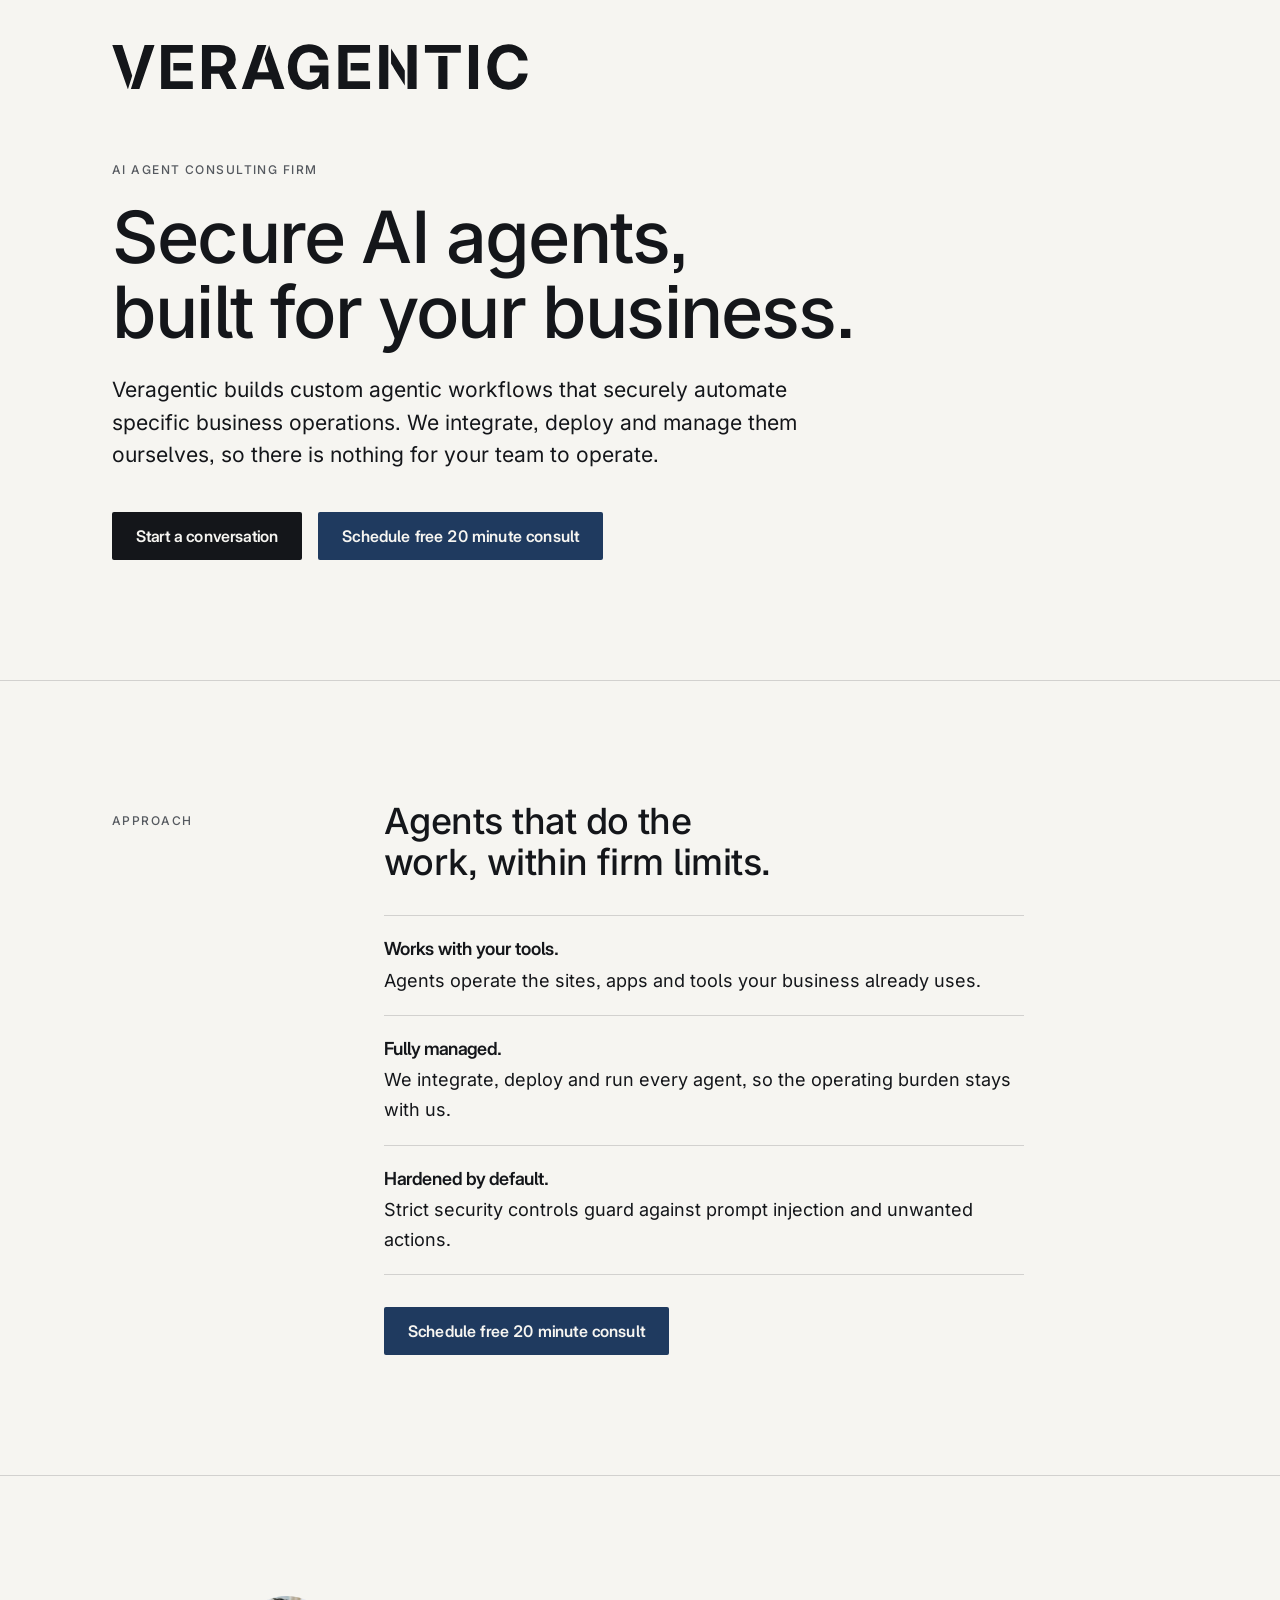
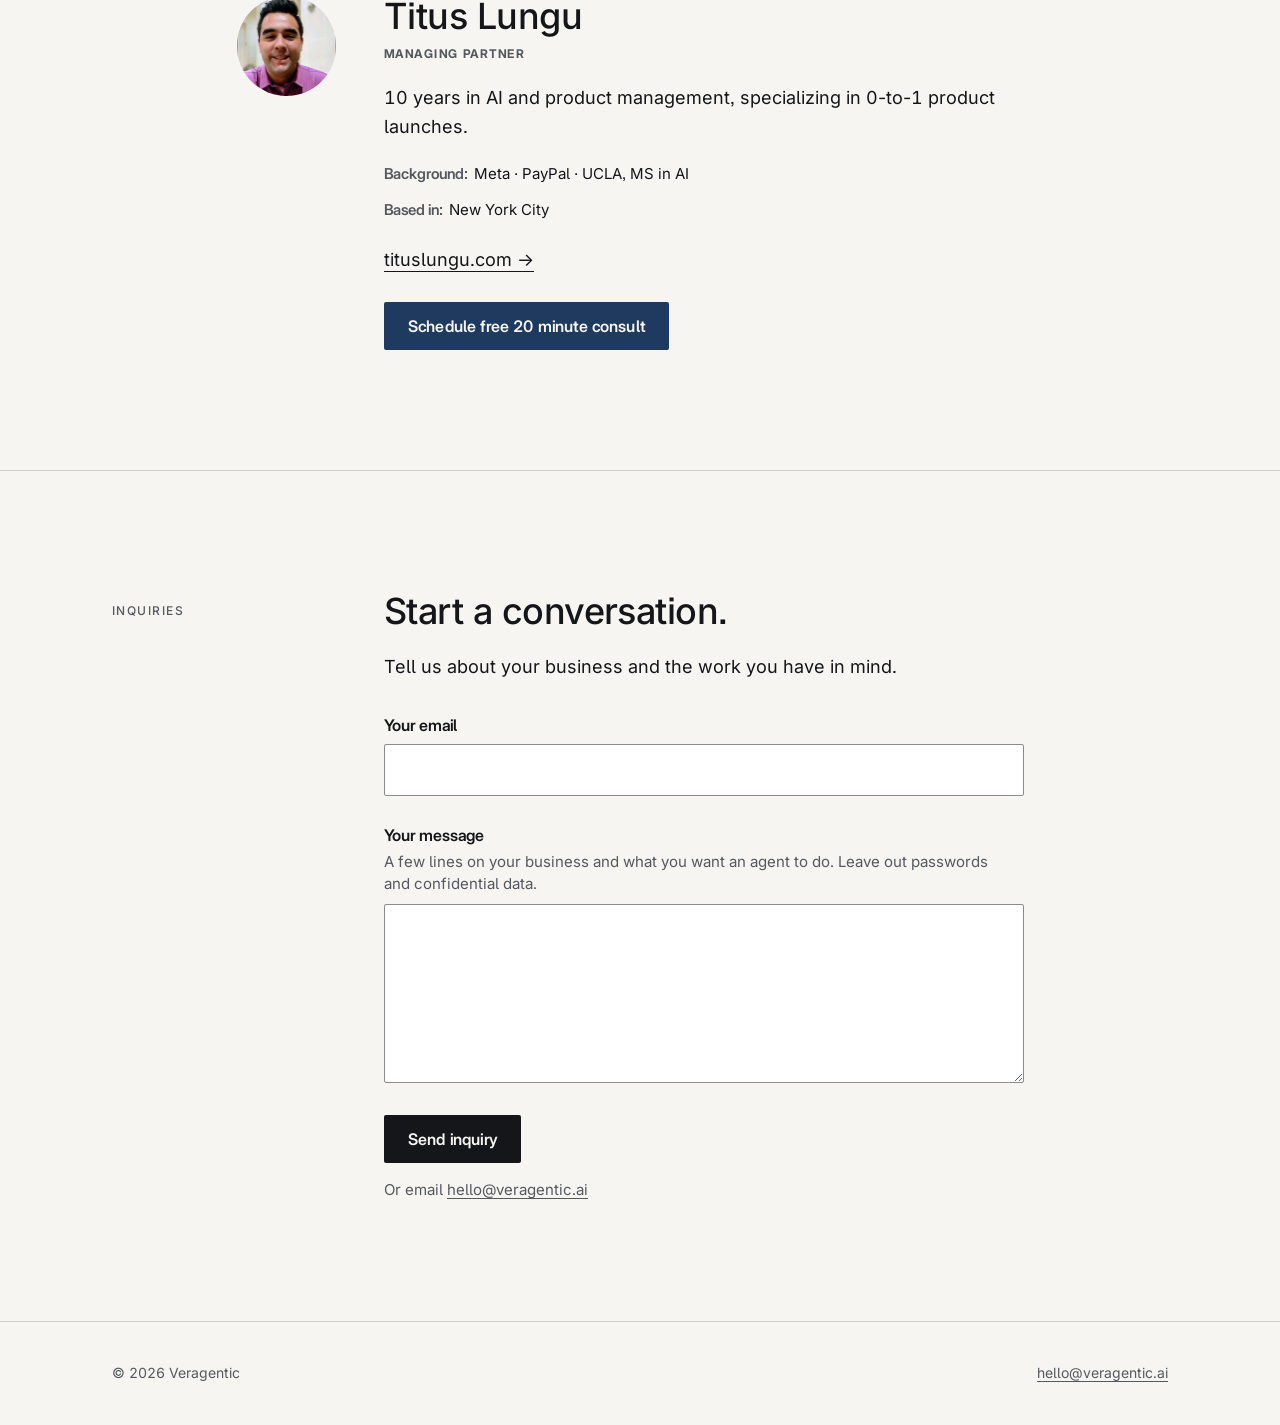
<file: index.html>
<!doctype html>
<html lang="en" class="no-js">
<head>
<meta charset="utf-8">
<meta name="viewport" content="width=device-width, initial-scale=1">
<meta http-equiv="Content-Security-Policy" content="default-src 'none'; base-uri 'none'; object-src 'none'; script-src 'self' https://www.googletagmanager.com https://assets.calendly.com; style-src 'self' https://assets.calendly.com; frame-src https://calendly.com; font-src 'self'; img-src 'self' data: https://*.google-analytics.com https://*.googletagmanager.com https://assets.calendly.com; connect-src 'self' https://api.web3forms.com https://*.google-analytics.com https://*.analytics.google.com https://*.googletagmanager.com; form-action 'self' https://api.web3forms.com mailto:; manifest-src 'self'">
<title>Veragentic | Secure AI agents, built for your business</title>
<meta name="description" content="Veragentic builds custom agentic workflows that securely automate specific business operations, then integrates, deploys and manages them, so your team has nothing to operate.">
<link rel="canonical" href="https://veragentic.ai/">
<meta name="theme-color" content="#F6F5F1">
<meta name="color-scheme" content="light">
<meta name="referrer" content="strict-origin-when-cross-origin">
<link rel="icon" href="/favicon.ico" sizes="32x32">
<link rel="icon" href="/favicon.svg" type="image/svg+xml">
<link rel="icon" href="/icon-192.png" sizes="192x192" type="image/png">
<link rel="apple-touch-icon" href="/apple-touch-icon.png">
<link rel="preload" href="/assets/fonts/VeragenticGrotesk-Regular.woff2" as="font" type="font/woff2" crossorigin>
<link rel="preload" href="/assets/fonts/VeragenticGrotesk-Medium.woff2" as="font" type="font/woff2" crossorigin>
<link rel="stylesheet" href="/assets/css/site.css">
<script src="/assets/js/config.js" defer></script>
<script src="/assets/js/main.js" defer></script>
<meta property="og:type" content="website">
<meta property="og:site_name" content="Veragentic">
<meta property="og:title" content="Veragentic | Secure AI agents, built for your business">
<meta property="og:description" content="Veragentic builds custom agentic workflows that securely automate specific business operations, then integrates, deploys and manages them, so your team has nothing to operate.">
<meta property="og:url" content="https://veragentic.ai/">
<meta property="og:locale" content="en_US">
<meta property="og:image" content="https://veragentic.ai/assets/img/og.png">
<meta property="og:image:width" content="1200">
<meta property="og:image:height" content="630">
<meta property="og:image:alt" content="Veragentic: Secure AI agents, built for your business.">
<meta name="twitter:card" content="summary_large_image">
<meta name="twitter:title" content="Veragentic | Secure AI agents, built for your business">
<meta name="twitter:description" content="Veragentic builds custom agentic workflows that securely automate specific business operations, then integrates, deploys and manages them, so your team has nothing to operate.">
<meta name="twitter:image" content="https://veragentic.ai/assets/img/og.png">
<meta name="twitter:image:alt" content="Veragentic: Secure AI agents, built for your business.">
<script type="application/ld+json">{
  "@context": "https://schema.org",
  "@type": "WebSite",
  "name": "Veragentic",
  "alternateName": "Veragentic AI",
  "url": "https://veragentic.ai/"
}</script>
<script type="application/ld+json">{
  "@context": "https://schema.org",
  "@type": "Organization",
  "name": "Veragentic",
  "url": "https://veragentic.ai/",
  "email": "hello@veragentic.ai",
  "logo": "https://veragentic.ai/icon-512.png",
  "description": "Veragentic builds custom agentic workflows that securely automate specific business operations, then integrates, deploys and manages them, so your team has nothing to operate.",
  "founder": {
    "@type": "Person",
    "name": "Titus Lungu",
    "jobTitle": "Managing Partner",
    "url": "https://tituslungu.com"
  }
}</script>
</head>
<body>
<a class="skip-link" href="#main">Skip to content</a>

<header class="site-header">
  <div class="wrap">
    <a href="/" class="wordmark" aria-label="Veragentic, home"><svg viewBox="1 -32 14046 1554" aria-hidden="true" focusable="false"><path fill="currentColor" d="M1101 0 637.6 1490H924.2L1436.2 0ZM531.8 1490H540.8L681.8 1036.6L348.1 0H8.8Z M2728.1 1490V1226H1967.1V264H2728.1V0H1659.1V1490ZM2071.3 866H2671.1V609H2071.3Z M3037.2 1490H3345.2V969H3615.2Q3616.7 969 3618.2 969L3882.2 1490H4212.2L3912.5 910.6Q3912.6 910.5 3912.7 910.5Q4039.2 852 4109.2 744Q4179.2 636 4179.2 489Q4179.2 338 4112.7 228.5Q4046.2 119 3923.7 59.5Q3801.2 0 3633.2 0H3037.2ZM3345.2 722V256H3614.2Q3696.2 256 3755.2 285Q3814.2 314 3846.2 365.5Q3878.2 417 3878.2 489Q3878.2 559 3846.2 611.5Q3814.2 664 3755.2 693Q3696.2 722 3615.2 722H3345.2Z M5378.2 1165 5483.1 1490H5824.4L5305.4 11.3L5153.1 467.6L5298.8 919H4905L5211.8 0H4905.1L4382.1 1490H4714.4L4822.9 1165Z M6617.3 1514Q6737.3 1514 6835.8 1478Q6934.3 1442 7005.3 1376Q7048.2 1336.2 7079.2 1287.1L7107.3 1490H7308.3V698H6681.3V932H7009.1Q7005.9 1022.5 6964.3 1090Q6919.3 1163 6839.3 1202.5Q6759.3 1242 6655.3 1242Q6528.3 1242 6437.3 1181.5Q6346.3 1121 6297.3 1010Q6248.3 899 6248.3 746Q6248.3 592 6296.8 480.5Q6345.3 369 6435.8 308.5Q6526.3 248 6651.3 248Q6718.3 248 6773.8 265.5Q6829.3 283 6872.8 316Q6916.3 349 6944.8 395.5Q6973.3 442 6985.3 499H7297.3Q7283.3 382 7227.3 286Q7171.3 190 7083.8 120.5Q6996.3 51 6883.3 13.5Q6770.3 -24 6642.3 -24Q6442.3 -24 6282.3 69Q6122.3 162 6030.3 335Q5938.3 508 5938.3 746Q5938.3 976 6027.8 1149Q6117.3 1322 6271.3 1418Q6425.3 1514 6617.3 1514Z M8714.4 1490V1226H7953.4V264H8714.4V0H7645.4V1490ZM8057.6 866H8657.4V609H8057.6Z M9331.2 0H9023.5V1490H9331.2ZM10286.5 0H9979.5V1490H10286.5ZM9423.6 626.2Q9442.4 658.5 9459.5 687.5Q9500.5 757 9527.5 800L9887.1 1371.7V864Q9884.8 860 9882.5 856Q9848.5 797 9826.5 762L9423.6 121.1Z M11019.6 374.8V1490H11327.6V374.8ZM11778.6 264V0H10567.6V264H11778.6Z M12361.6 0H12053.6V1490H12361.6Z M13382.7 1514Q13513.7 1514 13625.2 1475.5Q13736.7 1437 13823.7 1365Q13910.7 1293 13965.7 1192Q14020.7 1091 14038.7 967H13728.7Q13713.7 1032 13683.7 1083Q13653.7 1134 13609.7 1170Q13565.7 1206 13509.7 1224Q13453.7 1242 13386.7 1242Q13259.7 1242 13169.7 1181Q13079.7 1120 13032.2 1009Q12984.7 898 12984.7 746Q12984.7 593 13032.7 481.5Q13080.7 370 13170.2 309Q13259.7 248 13386.7 248Q13453.7 248 13510.2 266.5Q13566.7 285 13610.7 320.5Q13654.7 356 13684.7 407.5Q13714.7 459 13727.7 525H14038.7Q14020.7 400 13965.7 299Q13910.7 198 13824.2 126Q13737.7 54 13625.7 15Q13513.7 -24 13382.7 -24Q13178.7 -24 13018.2 69Q12857.7 162 12766.2 335Q12674.7 508 12674.7 746Q12674.7 982 12766.2 1154.5Q12857.7 1327 13018.2 1420.5Q13178.7 1514 13382.7 1514Z"/></svg></a>
  </div>
</header>

<main id="main">
  <section class="hero" aria-labelledby="hero-title">
    <div class="wrap">
      <p class="label">AI agent consulting firm</p>
      <h1 id="hero-title">Secure AI agents,<br> built for your business.</h1>
      <p class="lead">Veragentic builds custom agentic workflows that securely automate specific business operations. We integrate, deploy and manage them ourselves, so there is nothing for your team to operate.</p>
      <div class="actions">
        <a href="#inquiry" class="button" data-cta="hero">Start a conversation</a>
        <a href="https://calendly.com/veragentic/consult" class="button button-accent" data-calendly="hero" target="_blank" rel="noopener">Schedule free 20 minute consult</a>
      </div>
    </div>
  </section>

  <section class="section" id="approach" aria-labelledby="approach-title">
    <div class="wrap">
      <p class="label">Approach</p>
      <div class="content">
        <h2 id="approach-title">Agents that do the work, within firm limits.</h2>
        <ul class="principles" role="list">
          <li><strong>Works with your tools.</strong> Agents operate the sites, apps and tools your business already uses.</li>
          <li><strong>Fully managed.</strong> We integrate, deploy and run every agent, so the operating burden stays with us.</li>
          <li><strong>Hardened by default.</strong> Strict security controls guard against prompt injection and unwanted actions.</li>
        </ul>
        <a href="https://calendly.com/veragentic/consult" class="button button-accent section-cta" data-calendly="approach" target="_blank" rel="noopener">Schedule free 20 minute consult</a>
      </div>
    </div>
  </section>

  <section class="section founder" id="founder" aria-labelledby="founder-title">
    <div class="wrap">
      <img class="founder-photo" src="/assets/img/titus-lungu.jpg" width="200" height="200" alt="Titus Lungu" loading="lazy" decoding="async">
      <div class="content">
        <h2 id="founder-title">Titus Lungu</h2>
        <p class="label role">Managing Partner</p>
        <p class="bio">10 years in AI and product management, specializing in 0-to-1 product launches.</p>
        <dl class="facts">
          <div><dt>Background:</dt><dd>Meta · PayPal · UCLA, MS in AI</dd></div>
          <div><dt>Based in:</dt><dd>New York City</dd></div>
        </dl>
        <a class="text-link founder-link" href="https://tituslungu.com" rel="noopener">tituslungu.com<span aria-hidden="true">&nbsp;→</span></a>
        <a href="https://calendly.com/veragentic/consult" class="button button-accent founder-cta" data-calendly="founder" target="_blank" rel="noopener">Schedule free 20 minute consult</a>
      </div>
    </div>
  </section>

  <section class="section" id="inquiry" aria-labelledby="inquiry-title">
    <div class="wrap">
      <p class="label">Inquiries</p>
      <div class="content">
        <h2 id="inquiry-title" tabindex="-1">Start a conversation.</h2>
        <p class="intro">Tell us about your business and the work you have in mind.</p>
        <div class="form-area">
          <form id="inquiry-form" novalidate>
            <div id="error-summary" class="error-summary" tabindex="-1" hidden>
              <h3>There is a problem</h3>
              <ul></ul>
            </div>
            <div class="field">
              <label for="email">Your email</label>
              <p id="email-error" class="error" hidden><span class="visually-hidden">Error: </span><span></span></p>
              <input id="email" type="email" name="email" autocomplete="email" inputmode="email" spellcheck="false" autocapitalize="off" required aria-describedby="email-error">
            </div>
            <div class="field">
              <label for="message">Your message</label>
              <p id="message-hint" class="hint">A few lines on your business and what you want an agent to do. Leave out passwords and confidential data.</p>
              <p id="message-error" class="error" hidden><span class="visually-hidden">Error: </span><span></span></p>
              <textarea id="message" name="message" rows="6" required aria-describedby="message-hint message-error"></textarea>
            </div>
            <p id="form-failure" class="form-failure" role="alert" hidden>Your message could not be sent. Email <a href="mailto:hello@veragentic.ai">hello@veragentic.ai</a> directly, or try again.</p>
            <button type="submit" class="button">Send inquiry</button>
            <p class="form-alt">Or email <a href="mailto:hello@veragentic.ai">hello@veragentic.ai</a></p>
          </form>
          <noscript><p class="form-alt">This form needs JavaScript. Email <a href="mailto:hello@veragentic.ai">hello@veragentic.ai</a>.</p></noscript>
        </div>
      </div>
    </div>
  </section>
</main>

<footer class="site-footer">
  <div class="wrap">
    <p><span>© 2026 Veragentic</span><a href="mailto:hello@veragentic.ai">hello@veragentic.ai</a></p>
  </div>
</footer>
</body>
</html>
</file>
<file: assets/css/site.css>
/* Veragentic: site styles. */

/* Veragentic Grotesk (Inter fork, OFL; see /assets/fonts/OFL.txt). Latin web subset: tabular digits, proportional spaces and punctuation. */
@font-face { font-family: "Veragentic Grotesk"; src: url("/assets/fonts/VeragenticGrotesk-Regular.woff2") format("woff2"); font-weight: 400; font-style: normal; font-display: swap; }
@font-face { font-family: "Veragentic Grotesk"; src: url("/assets/fonts/VeragenticGrotesk-Medium.woff2") format("woff2"); font-weight: 500; font-style: normal; font-display: swap; }
@font-face { font-family: "Veragentic Grotesk"; src: url("/assets/fonts/VeragenticGrotesk-SemiBold.woff2") format("woff2"); font-weight: 600; font-style: normal; font-display: swap; }
@font-face { font-family: "Veragentic Grotesk"; src: url("/assets/fonts/VeragenticGrotesk-Bold.woff2") format("woff2"); font-weight: 700; font-style: normal; font-display: swap; }

:root {
  color-scheme: light;
  --paper: #F6F5F1;
  --white: #FFFFFF;
  --ink: #14161A;
  --graphite: #55595F;
  --hairline: #D2D1CF; /* Ink at ~16% over Paper */
  --field-border: #8A8C90;
  --navy: #1F3A5F;
  --error: #9B2C2C;
  --sans: "Veragentic Grotesk", system-ui, -apple-system, "Segoe UI", Roboto, "Helvetica Neue", Arial, sans-serif;
  --serif: var(--sans); /* all type is sans serif for now */
  --mono: var(--sans);
  --h2: clamp(1.75rem, 1.4rem + 1.5vw, 2.25rem);
}

*, *::before, *::after { box-sizing: border-box; }

html {
  -webkit-text-size-adjust: 100%;
  text-size-adjust: 100%;
}
@media (prefers-reduced-motion: no-preference) {
  html { scroll-behavior: smooth; }
}

body {
  margin: 0;
  background: var(--paper);
  color: var(--ink);
  font-family: var(--sans);
  font-size: 1.125rem;
  line-height: 1.65;
  -webkit-font-smoothing: antialiased;
  text-rendering: optimizeLegibility;
}

::selection { background: var(--navy); color: var(--paper); }

h1, h2, h3, p, ul, dl, dd { margin: 0; }
h1, h2, h3 { font-family: var(--sans); font-weight: 500; }

a { color: inherit; }
a, button, input, textarea { transition: background-color .15s, color .15s, border-color .15s; }

:focus-visible { outline: 2px solid #1F3A5F; outline-offset: 3px; }
[tabindex="-1"]:focus:not(:focus-visible) { outline: none; }

[id] { scroll-margin-top: 1.5rem; }

[hidden] { display: none !important; }

.visually-hidden {
  position: absolute !important;
  width: 1px; height: 1px;
  margin: -1px; padding: 0; border: 0;
  overflow: hidden;
  clip: rect(0 0 0 0);
  clip-path: inset(50%);
  white-space: nowrap;
}

.wrap {
  max-width: 72rem;
  margin-inline: auto;
  padding-inline: clamp(1.25rem, 5vw, 3rem);
}

/* 0 · Skip link */
.skip-link {
  position: absolute;
  top: 1rem; left: 1rem;
  z-index: 10;
  padding: .75rem 1rem;
  background: var(--ink);
  color: var(--paper);
  font-weight: 600;
  text-decoration: none;
}
.skip-link:not(:focus) {
  clip-path: inset(50%);
  width: 1px; height: 1px; padding: 0; overflow: hidden; white-space: nowrap;
}

/* 1 · Header */
.site-header .wrap {
  display: flex;
  justify-content: space-between;
  align-items: center;
  gap: 1rem;
  padding-top: clamp(1.75rem, 4vw, 2.75rem);
}

/* Wordmark: SVG with the letter breaks; scales with the viewport so it never wraps. */
.wordmark {
  display: block;
  width: min(26rem, 100%);
  color: var(--ink);
  text-decoration: none;
}
.wordmark svg { display: block; width: 100%; height: auto; }
.wordmark:hover { color: var(--navy); }

.text-link {
  text-decoration: underline 1px;
  text-underline-offset: .25em;
  color: var(--ink);
}
.text-link:hover { color: var(--navy); }


/* Shared: mono label */
.label {
  font-family: var(--mono);
  font-size: .75rem;
  font-weight: 500;
  line-height: 1.4;
  letter-spacing: .12em;
  text-transform: uppercase;
  color: var(--graphite);
}

/* Shared: primary button */
.button {
  display: inline-flex;
  align-items: center;
  justify-content: center;
  min-height: 48px;
  padding: .9rem 1.5rem;
  border: 0;
  border-radius: 2px;
  background: var(--ink);
  color: var(--paper);
  font-family: var(--sans);
  font-size: 1rem;
  font-weight: 600;
  line-height: 1;
  letter-spacing: .01em;
  text-decoration: none;
  cursor: pointer;
}
.button:hover, .button:active { background: var(--navy); }
.button[aria-disabled="true"] { cursor: progress; background: var(--navy); }
.button-accent { background: var(--navy); }
.button-accent:hover, .button-accent:active { background: var(--ink); }
.actions { display: flex; flex-wrap: wrap; gap: .75rem 1rem; }
@media (max-width: 599.98px) {
  .button { width: 100%; }
}

/* 2 · Hero */
.hero {
  padding-top: clamp(3rem, 6vw, 4.5rem);
  padding-bottom: clamp(4rem, 10vw, 7.5rem);
}
.hero h1 {
  margin-top: 1.25rem;
  max-width: none;
  font-size: clamp(2.5rem, 1.6rem + 4vw, 4.5rem);
  line-height: 1.05;
  letter-spacing: -0.025em;
  text-wrap: balance;
}
.lead {
  margin-top: 1.5rem;
  max-width: 34em;
  font-size: clamp(1.125rem, 1rem + .5vw, 1.3125rem);
  line-height: 1.55;
}
.hero .actions { margin-top: 2.5rem; }

/* Sections after the hero */
.section {
  border-top: 1px solid var(--hairline);
  padding-block: clamp(4rem, 10vw, 7.5rem);
}
.section > .wrap > .label { margin-bottom: 1rem; }
.section h2 {
  font-size: var(--h2);
  line-height: 1.15;
  letter-spacing: -0.015em;
  text-wrap: balance;
}
.content { max-width: 40rem; }
.content p { max-width: 62ch; }

@media (min-width: 900px) {
  .section > .wrap {
    display: grid;
    grid-template-columns: 14rem 1fr;
    column-gap: 3rem;
    align-items: start;
  }
  /* Align the label's first line with the H2's first line (H2 2.25rem × 1.15). */
  .section > .wrap > .label {
    margin-bottom: 0;
    padding-top: calc((2.25rem * 1.15 - .75rem * 1.4) / 2);
  }
  .section > .wrap > .content { grid-column: 2; }
}

/* 3 · Approach */
.principles { margin-top: 2rem; list-style: none; padding: 0; }
.principles li {
  border-top: 1px solid var(--hairline);
  padding-block: 1.25rem;
}
.principles li:last-child { border-bottom: 1px solid var(--hairline); }
.principles strong {
  display: block;
  font-size: 1.125rem;
  font-weight: 600;
  line-height: 1.4;
  margin-bottom: .25rem;
}

/* 4 · Founder */
/* Photo: 1.5x the height of the name + role line block (h2 line box + role margin + role line box). */
.founder-photo {
  display: block;
  width: calc(1.5 * (var(--h2) * 1.15 + .5rem + .75rem * 1.4));
  height: auto;
  aspect-ratio: 1;
  border-radius: 50%;
  object-fit: cover;
  margin-bottom: 1.5rem;
}
@media (min-width: 900px) {
  .founder .wrap > .founder-photo { grid-column: 1; grid-row: 1; justify-self: end; margin-bottom: 0; }
  .founder .wrap > .content { grid-row: 1; }
}
.role { margin-top: .5rem; font-weight: 700; }
.founder .bio { margin-top: 1.25rem; }
.facts {
  margin-top: 1.25rem;
  font-size: .9375rem;
  line-height: 1.6;
}
.facts div { display: flex; gap: .4em; }
.facts div + div { margin-top: .8em; } /* half a line of extra space between rows */
.facts dt { color: var(--graphite); font-weight: 600; }
.facts dd { color: var(--ink); }
.founder-link {
  display: inline-flex;
  align-items: center;
  min-height: 44px;
  margin-top: 1rem;
}
.section-cta { margin-top: 2rem; }
.founder-cta { display: flex; width: fit-content; margin-top: 1.25rem; }
@media (max-width: 599.98px) { .founder-cta { width: 100%; } }

/* 5 · Inquiry */
#inquiry-title:focus { outline-offset: 6px; }
.intro { margin-top: 1.25rem; }
.form-area { margin-top: 2rem; }

.field + .field { margin-top: 1.75rem; }
.field label {
  display: block;
  font-size: 1rem;
  font-weight: 600;
  line-height: 1.4;
}
.hint {
  margin-top: .25rem;
  font-size: .9375rem;
  line-height: 1.5;
  color: var(--graphite);
}
.error {
  margin-top: .25rem;
  font-size: .9375rem;
  font-weight: 600;
  line-height: 1.5;
  color: var(--error);
}
.field input,
.field textarea {
  display: block;
  width: 100%;
  margin-top: .5rem;
  padding: .75rem .875rem;
  background: var(--white);
  color: var(--ink);
  border: 1px solid var(--field-border);
  border-radius: 2px;
  font-family: var(--sans);
  font-size: 1.0625rem;
  line-height: 1.5;
}
.field input { min-height: 52px; }
.field textarea { min-height: 10rem; resize: vertical; }
.field input:hover,
.field textarea:hover { border-color: var(--ink); }
.field [aria-invalid="true"] {
  border: 2px solid var(--error);
  padding: calc(.75rem - 1px) calc(.875rem - 1px);
}

.error-summary,
.form-failure {
  border-left: 2px solid var(--error);
  padding: 1rem 1.25rem;
  background: var(--white);
}
.error-summary { margin-bottom: 2rem; }
.error-summary h3 {
  font-family: var(--sans);
  font-size: 1rem;
  font-weight: 600;
  line-height: 1.4;
  color: var(--error);
}
.error-summary ul { margin: .5rem 0 0; padding-left: 1.25rem; }
.error-summary li { font-size: .9375rem; line-height: 1.5; }
.error-summary a { color: var(--error); font-weight: 600; }
.form-failure {
  margin-top: 1.75rem;
  font-size: .9375rem;
  line-height: 1.5;
}
.form-failure a { color: var(--ink); }

#inquiry-form .button { margin-top: 2rem; }
.form-alt {
  margin-top: 1rem;
  font-size: .9375rem;
  line-height: 1.5;
  color: var(--graphite);
}
.form-alt a { color: var(--graphite); text-underline-offset: .2em; }
.form-alt a:hover { color: var(--navy); }
.no-js #inquiry-form { display: none; }

.form-success {
  border-left: 2px solid var(--navy);
  padding-left: 1.25rem;
}
.form-success h3 {
  font-size: 1.5rem;
  line-height: 1.2;
}
.form-success p { margin-top: .5rem; }

/* 6 · Footer */
.site-footer {
  border-top: 1px solid var(--hairline);
  padding-block: 2.5rem;
  font-size: .875rem;
  line-height: 1.6;
  color: var(--graphite);
}
.site-footer p { display: flex; flex-wrap: wrap; justify-content: space-between; column-gap: 1.5em; }
.site-footer a { color: var(--graphite); text-underline-offset: .2em; }
.site-footer a:hover { color: var(--ink); }
.site-footer p > * { white-space: nowrap; }
</file>
